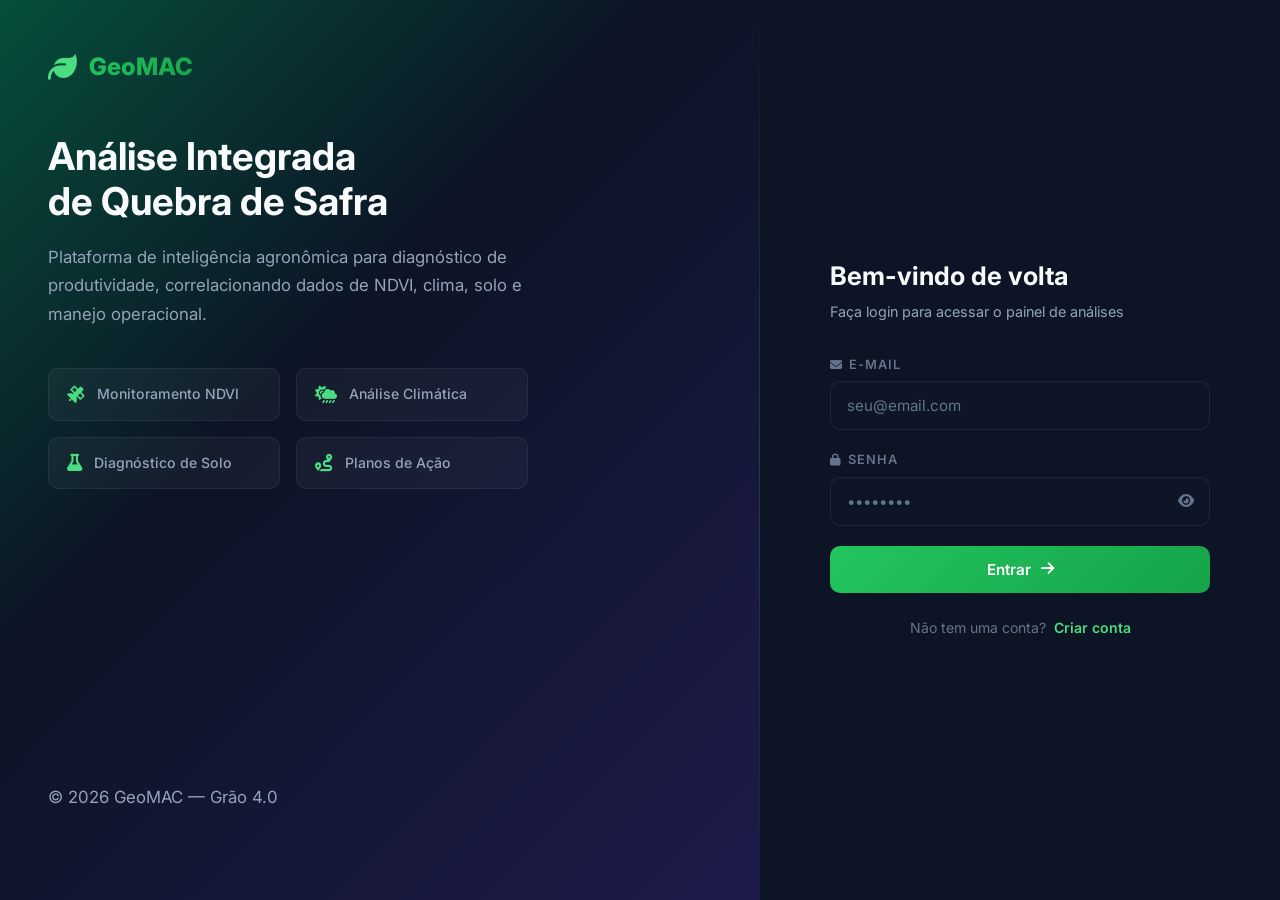
<file: GeoMac.Presentation/wwwroot/index.html>
<!DOCTYPE html>
<html lang="pt-BR">
<head>
  <meta charset="UTF-8">
  <meta name="viewport" content="width=device-width, initial-scale=1.0">
  <title>GeoMAC | Login</title>
  <link rel="stylesheet" href="css/global.css">
  <link rel="stylesheet" href="css/login.css">
  <link rel="stylesheet" href="https://cdnjs.cloudflare.com/ajax/libs/font-awesome/6.4.0/css/all.min.css">
</head>
<body class="login-body">

  <!-- Background particles -->
  <div class="bg-particles">
    <div class="particle p1"></div>
    <div class="particle p2"></div>
    <div class="particle p3"></div>
    <div class="particle p4"></div>
    <div class="particle p5"></div>
  </div>

  <div class="login-wrapper">
    <!-- Left branding panel -->
    <div class="login-brand">
      <div class="brand-content">
        <div class="brand-logo">
          <i class="fa-solid fa-leaf"></i>
          <span>GeoMAC</span>
        </div>
        <h1>Análise Integrada<br>de Quebra de Safra</h1>
        <p>Plataforma de inteligência agronômica para diagnóstico de produtividade, correlacionando dados de NDVI, clima, solo e manejo operacional.</p>
        <div class="brand-features">
          <div class="feature"><i class="fa-solid fa-satellite"></i><span>Monitoramento NDVI</span></div>
          <div class="feature"><i class="fa-solid fa-cloud-sun-rain"></i><span>Análise Climática</span></div>
          <div class="feature"><i class="fa-solid fa-flask"></i><span>Diagnóstico de Solo</span></div>
          <div class="feature"><i class="fa-solid fa-route"></i><span>Planos de Ação</span></div>
        </div>
      </div>
      <div class="brand-footer">
        <p>&copy; 2026 GeoMAC — Grão 4.0</p>
      </div>
    </div>

    <!-- Right login form -->
    <div class="login-form-panel">
      <div class="form-container">
        <div class="form-header">
          <div class="form-logo-mobile">
            <i class="fa-solid fa-leaf"></i> GeoMAC
          </div>
          <h2 id="formTitle">Bem-vindo de volta</h2>
          <p id="formSubtitle">Faça login para acessar o painel de análises</p>
        </div>

        <!-- Login Form -->
        <form id="loginForm" class="auth-form">
          <div class="form-group">
            <label for="loginEmail"><i class="fa-solid fa-envelope"></i> E-mail</label>
            <input type="email" id="loginEmail" placeholder="seu@email.com" required autocomplete="email">
          </div>
          <div class="form-group">
            <label for="loginPassword"><i class="fa-solid fa-lock"></i> Senha</label>
            <div class="password-wrapper">
              <input type="password" id="loginPassword" placeholder="••••••••" required autocomplete="current-password">
              <button type="button" class="toggle-pass" onclick="togglePassword('loginPassword', this)">
                <i class="fa-solid fa-eye"></i>
              </button>
            </div>
          </div>
          <div id="loginError" class="form-error" style="display:none;"></div>
          <button type="submit" class="btn-primary" id="loginBtn">
            <span>Entrar</span>
            <i class="fa-solid fa-arrow-right"></i>
          </button>
        </form>

        <!-- Register Form -->
        <form id="registerForm" class="auth-form" style="display:none;">
          <div class="form-group">
            <label for="regEmail"><i class="fa-solid fa-envelope"></i> E-mail</label>
            <input type="email" id="regEmail" placeholder="seu@email.com" required autocomplete="email">
          </div>
          <div class="form-group">
            <label for="regPassword"><i class="fa-solid fa-lock"></i> Senha</label>
            <div class="password-wrapper">
              <input type="password" id="regPassword" placeholder="Mínimo 6 caracteres" required autocomplete="new-password">
              <button type="button" class="toggle-pass" onclick="togglePassword('regPassword', this)">
                <i class="fa-solid fa-eye"></i>
              </button>
            </div>
          </div>
          <div class="form-group">
            <label for="regPasswordConfirm"><i class="fa-solid fa-shield-halved"></i> Confirmar Senha</label>
            <div class="password-wrapper">
              <input type="password" id="regPasswordConfirm" placeholder="Repita a senha" required autocomplete="new-password">
              <button type="button" class="toggle-pass" onclick="togglePassword('regPasswordConfirm', this)">
                <i class="fa-solid fa-eye"></i>
              </button>
            </div>
          </div>
          <div id="registerError" class="form-error" style="display:none;"></div>
          <div id="registerSuccess" class="form-success" style="display:none;"></div>
          <button type="submit" class="btn-primary" id="registerBtn">
            <span>Criar Conta</span>
            <i class="fa-solid fa-user-plus"></i>
          </button>
        </form>

        <div class="form-switch">
          <span id="switchText">Não tem uma conta?</span>
          <button type="button" id="switchBtn" onclick="toggleForm()">Criar conta</button>
        </div>
      </div>
    </div>
  </div>

  <script src="js/login.js"></script>
</body>
</html>
</file>
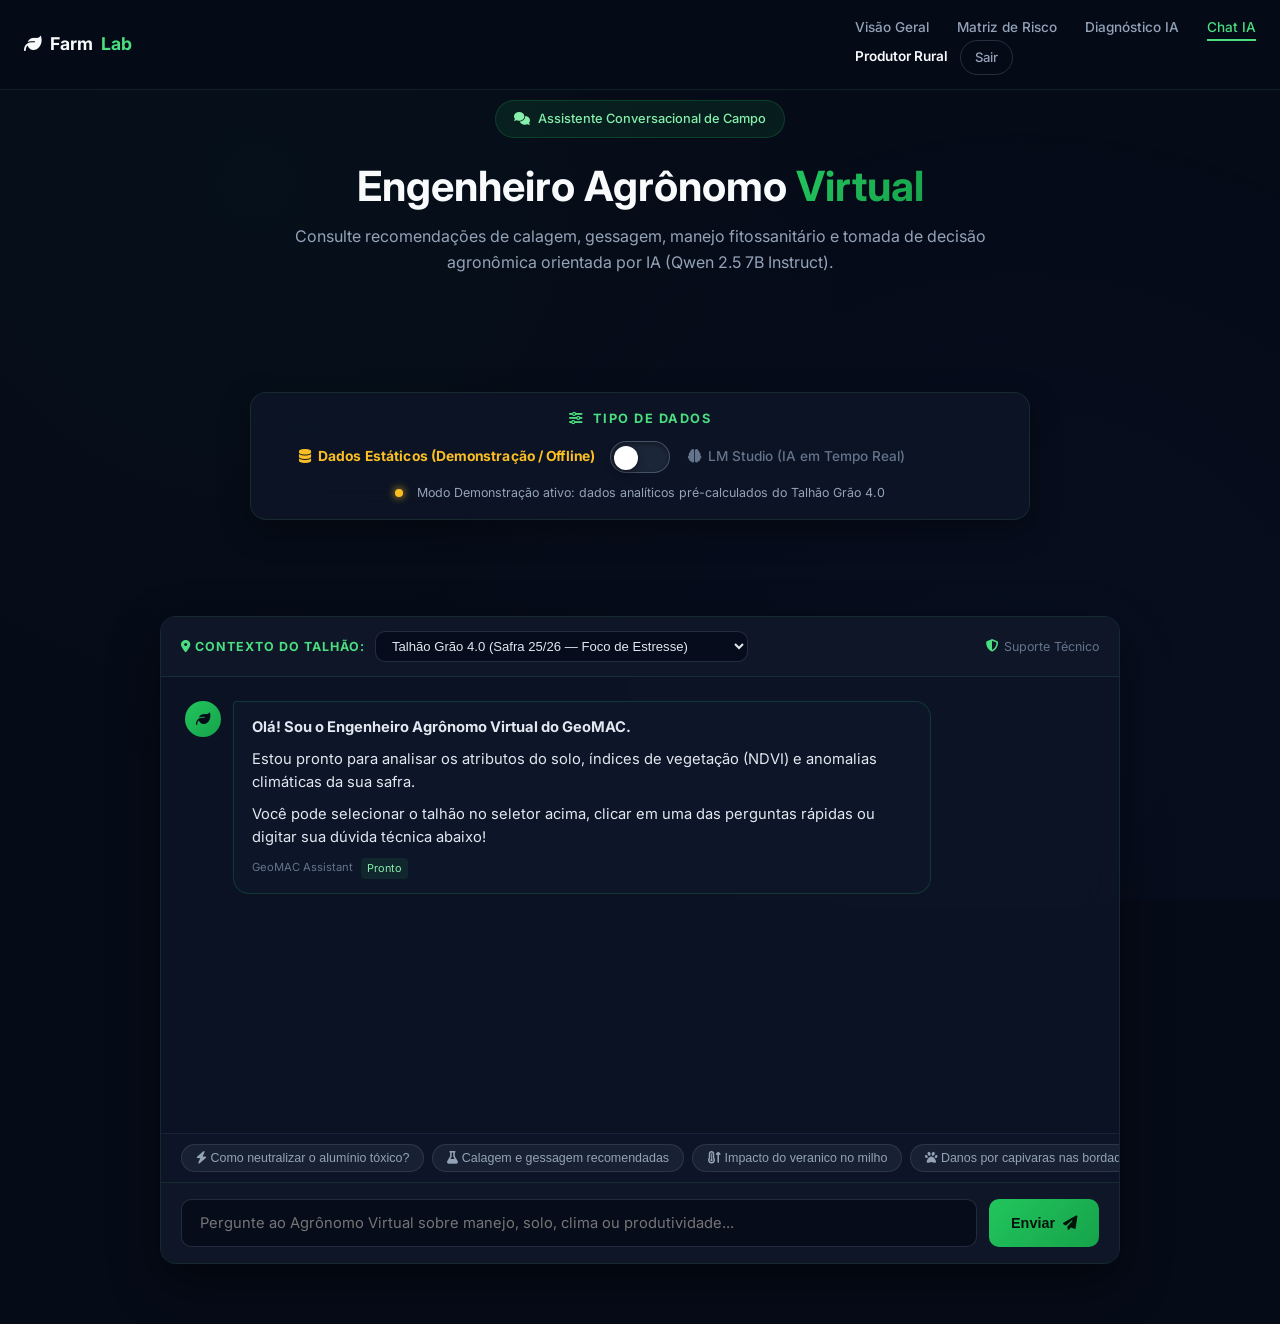
<file: frontend/pages/agronomic-chat.html>
<!DOCTYPE html>
<html lang="pt-BR">
<head>
  <meta charset="UTF-8">
  <meta name="viewport" content="width=device-width, initial-scale=1.0">
  <title>Chat com Agrônomo Virtual | FarmLab GeoMAC</title>

  <!-- Estilos Globais e do Assistente -->
  <link rel="stylesheet" href="../../style.css">
  <link rel="stylesheet" href="../css/assistant.css">
  <link rel="stylesheet" href="https://cdnjs.cloudflare.com/ajax/libs/font-awesome/6.4.0/css/all.min.css">

  <style>
    .nav-user { display: flex; align-items: center; gap: 12px; font-size: 0.85rem; color: var(--text-secondary); }
    .nav-user strong { color: var(--text-heading); font-weight: 600; }
    .nav-logout {
      font: inherit; font-size: 0.82rem; font-weight: 500; color: var(--text-secondary);
      background: none; border: 1px solid rgba(100,116,139,.35); border-radius: 100px;
      padding: 6px 14px; cursor: pointer; transition: color .2s, border-color .2s;
    }
    .nav-logout:hover { color: var(--green-400); border-color: var(--green-400); }
    .nav-links li a.active {
      color: var(--green-400);
      border-bottom: 2px solid var(--green-400);
      padding-bottom: 4px;
    }
    @media (max-width: 768px) {
      .nav-user strong { display: none; }
    }
  </style>

  <!-- Autenticação do FarmLab -->
  <script src="../services/authService.js"></script>
</head>
<body>

  <!-- NAVEGAÇÃO SUPERIOR -->
  <nav class="nav scrolled">
    <div class="nav-inner">
      <div class="nav-logo">
        <i class="fa-solid fa-leaf"></i>
        Farm<span>Lab</span>
      </div>
      <div class="nav-right">
        <ul class="nav-links">
          <li><a href="dashboard.html">Visão Geral</a></li>
          <li><a href="dashboard.html#diagnostico">Matriz de Risco</a></li>
          <li><a href="agronomic-diagnosis.html">Diagnóstico IA</a></li>
          <li><a href="agronomic-chat.html" class="active">Chat IA</a></li>
        </ul>
        <div class="nav-user">
          <span><strong id="navUserName">Produtor Rural</strong></span>
          <button type="button" class="nav-logout" onclick="FarmAuth.logout()">Sair</button>
        </div>
      </div>
    </div>
  </nav>

  <!-- CORPO PRINCIPAL -->
  <main class="container assistant-layout">
    <header class="assistant-header">
      <div class="hero-badge">
        <i class="fa-solid fa-comments"></i> Assistente Conversacional de Campo
      </div>
      <h1>Engenheiro Agrônomo <span>Virtual</span></h1>
      <p>
        Consulte recomendações de calagem, gessagem, manejo fitossanitário e tomada de decisão agronômica orientada por IA (Qwen 2.5 7B Instruct).
      </p>
    </header>

    <!-- COMPONENTE SOLICITADO: BOTÃO TIPO DE DADOS (PADRÃO DA IMAGEM + PALETA GEOMAC) -->
    <section id="dataSourceToggleContainer" aria-label="Controle de Tipo de Dados"></section>

    <!-- CONTAINER DA INTERFACE DE CHAT -->
    <div class="chat-container">
      
      <!-- BARRA DE CONTEXTO DO TALHÃO -->
      <div class="chat-context-bar">
        <div class="context-selector-wrapper">
          <label for="talhaoContextSelect"><i class="fa-solid fa-location-dot"></i> Contexto do Talhão:</label>
          <select id="talhaoContextSelect">
            <option value="Talhão Grão 4.0 (19.3 ha) — Milho DKB358PRO4, solo arenoso, pH CaCl2 4.65, Al 1.48 cmol, pico térmico 35.9°C, 0mm chuva">
              Talhão Grão 4.0 (Safra 25/26 — Foco de Estresse)
            </option>
            <option value="Talhão Grão Convencional (21.5 ha) — Milho DKB358PRO4, solo corrigido, sem estresse térmico crítico">
              Talhão Grão Convencional (Safra 25/26 — Testemunha)
            </option>
            <option value="Visão Geral da Propriedade / Toda a Fazenda">
              Geral / Toda a Fazenda
            </option>
          </select>
        </div>
        <div style="font-size: 0.78rem; color: var(--text-muted); display: flex; align-items: center; gap: 6px;">
          <i class="fa-solid fa-shield-halved" style="color: var(--green-400)"></i> Suporte Técnico
        </div>
      </div>

      <!-- HISTÓRICO DE MENSAGENS -->
      <div class="chat-history" id="chatHistory">
        <!-- Mensagem de Boas-vindas Inicial -->
        <div class="chat-bubble assistant">
          <div class="bubble-avatar"><i class="fa-solid fa-leaf"></i></div>
          <div class="bubble-content">
            <p><strong>Olá! Sou o Engenheiro Agrônomo Virtual do GeoMAC.</strong></p>
            <p>Estou pronto para analisar os atributos do solo, índices de vegetação (NDVI) e anomalias climáticas da sua safra.</p>
            <p>Você pode selecionar o talhão no seletor acima, clicar em uma das perguntas rápidas ou digitar sua dúvida técnica abaixo!</p>
            <div class="bubble-meta">
              <span>GeoMAC Assistant</span>
              <span class="model-tag">Pronto</span>
            </div>
          </div>
        </div>
      </div>

      <!-- SUGESTÕES RÁPIDAS (CHIPS) -->
      <div class="quick-chips-wrapper">
        <button type="button" class="chip-btn" data-query="Como neutralizar os 1.48 cmol de alumínio no solo do Grão 4.0?">
          <i class="fa-solid fa-bolt"></i> Como neutralizar o alumínio tóxico?
        </button>
        <button type="button" class="chip-btn" data-query="Qual estratégia de calagem e gessagem você recomenda para solo arenoso com pH 4.65?">
          <i class="fa-solid fa-flask"></i> Calagem e gessagem recomendadas
        </button>
        <button type="button" class="chip-btn" data-query="Qual foi o impacto do veranico de 14 dias com 0mm de chuva e 35.9°C no pendoamento?">
          <i class="fa-solid fa-temperature-arrow-up"></i> Impacto do veranico no milho
        </button>
        <button type="button" class="chip-btn" data-query="Como mitigar e controlar os danos por capivaras nas bordaduras da lavoura?">
          <i class="fa-solid fa-paw"></i> Danos por capivaras nas bordaduras
        </button>
      </div>

      <!-- BARRA DE ENTRADA DE MENSAGEM -->
      <div class="chat-input-bar">
        <input type="text" id="chatInput" placeholder="Pergunte ao Agrônomo Virtual sobre manejo, solo, clima ou produtividade..." autocomplete="off">
        <button type="button" class="btn-send" id="btnSend">
          <span>Enviar</span> <i class="fa-solid fa-paper-plane"></i>
        </button>
      </div>

    </div>
  </main>

  <!-- SCRIPTS -->
  <script src="../config/apiConfig.js"></script>
  <script src="../services/assistantService.js"></script>
  <script>
    document.addEventListener('DOMContentLoaded', () => {
      // 1. Atualiza nome do usuário logado se houver sessão
      const user = FarmAuth.user();
      if (user && user.name) {
        document.getElementById('navUserName').textContent = user.name.split(' ')[0] + (user.farm ? ' · ' + user.farm : '');
      }

      // 2. Inicializa o botão de alternância Tipo de Dados (Padrão da Imagem + Paleta GeoMAC)
      const toggleContainer = document.getElementById('dataSourceToggleContainer');
      AssistantService.setupDataSourceToggle(toggleContainer, (currentMode) => {
        console.log(`[GeoMAC Chat] Modo de dados alterado para: ${currentMode}`);
      });

      // 3. Elementos do Chat
      const chatHistory = document.getElementById('chatHistory');
      const chatInput = document.getElementById('chatInput');
      const btnSend = document.getElementById('btnSend');
      const talhaoSelect = document.getElementById('talhaoContextSelect');

      // Helper para formatar Markdown simples (títulos, negrito, listas)
      function formatMarkdown(text) {
        if (!text) return '';
        let html = text
          .replace(/### (.*?)\n/g, '<h4 style="color:var(--green-300); margin: 8px 0 4px;">$1</h4>')
          .replace(/## (.*?)\n/g, '<h3 style="color:var(--green-400); margin: 10px 0 6px;">$1</h3>')
          .replace(/\*\*(.*?)\*\*/g, '<strong>$1</strong>')
          .replace(/\*(.*?)\*/g, '<em>$1</em>')
          .replace(/\n\n/g, '</p><p>')
          .replace(/\n/g, '<br>');
        return `<p>${html}</p>`;
      }

      // Adiciona bolha de mensagem ao histórico
      function appendMessage(sender, text, meta) {
        const bubble = document.createElement('div');
        bubble.className = `chat-bubble ${sender}`;

        const isUser = sender === 'user';
        const avatarIcon = isUser ? 'fa-user' : 'fa-seedling';
        const senderName = isUser ? (user?.name?.split(' ')[0] || 'Você') : 'Agrônomo Virtual';
        const modelTag = meta || (isUser ? '' : 'Qwen 2.5 7B');

        bubble.innerHTML = `
          <div class="bubble-avatar"><i class="fa-solid ${avatarIcon}"></i></div>
          <div class="bubble-content">
            ${isUser ? `<p>${text.replace(/\n/g, '<br>')}</p>` : formatMarkdown(text)}
            <div class="bubble-meta">
              <span>${senderName}</span>
              ${modelTag ? `<span class="model-tag">${modelTag}</span>` : ''}
            </div>
          </div>
        `;

        chatHistory.appendChild(bubble);
        chatHistory.scrollTop = chatHistory.scrollHeight;
        return bubble;
      }

      // Adiciona bolha de "digitando..."
      function appendTypingIndicator() {
        const bubble = document.createElement('div');
        bubble.className = 'chat-bubble assistant typing';
        bubble.id = 'typingBubble';
        bubble.innerHTML = `
          <div class="bubble-avatar"><i class="fa-solid fa-seedling"></i></div>
          <div class="bubble-content">
            <span class="typing-indicator">
              <span class="typing-dot"></span>
              <span class="typing-dot"></span>
              <span class="typing-dot"></span>
            </span>
            <span style="font-size: 0.8rem; color: var(--text-muted); margin-left: 6px;">Agrônomo analisando variáveis...</span>
          </div>
        `;
        chatHistory.appendChild(bubble);
        chatHistory.scrollTop = chatHistory.scrollHeight;
      }

      function removeTypingIndicator() {
        const bubble = document.getElementById('typingBubble');
        if (bubble) bubble.remove();
      }

      // Envio de mensagem
      async function handleSend() {
        const message = chatInput.value.trim();
        if (!message) return;

        const talhaoContext = talhaoSelect.value;
        appendMessage('user', message);
        chatInput.value = '';

        btnSend.disabled = true;
        chatInput.disabled = true;
        appendTypingIndicator();

        try {
          const res = await AssistantService.sendChatMessage(message, talhaoContext);
          removeTypingIndicator();
          appendMessage('assistant', res.reply || 'Sem resposta.', res.model || (res._mode === 'static' ? 'Simulador Estático' : 'Qwen 2.5 7B'));
        } catch (err) {
          removeTypingIndicator();
          appendMessage('assistant', `⚠️ **Não foi possível obter resposta da LLM:** ${err.message}\n\n*Dica: Você pode alternar para o botão **Dados Estáticos** no topo da tela para continuar testando mesmo com o LM Studio offline.*`, 'Erro de Comunicação');
        } finally {
          btnSend.disabled = false;
          chatInput.disabled = false;
          chatInput.focus();
        }
      }

      btnSend.addEventListener('click', handleSend);

      chatInput.addEventListener('keydown', (e) => {
        if (e.key === 'Enter' && !e.shiftKey) {
          e.preventDefault();
          handleSend();
        }
      });

      // Chips de perguntas rápidas
      document.querySelectorAll('.chip-btn').forEach(btn => {
        btn.addEventListener('click', () => {
          chatInput.value = btn.getAttribute('data-query');
          chatInput.focus();
          handleSend();
        });
      });
    });
  </script>
</body>
</html>
</file>
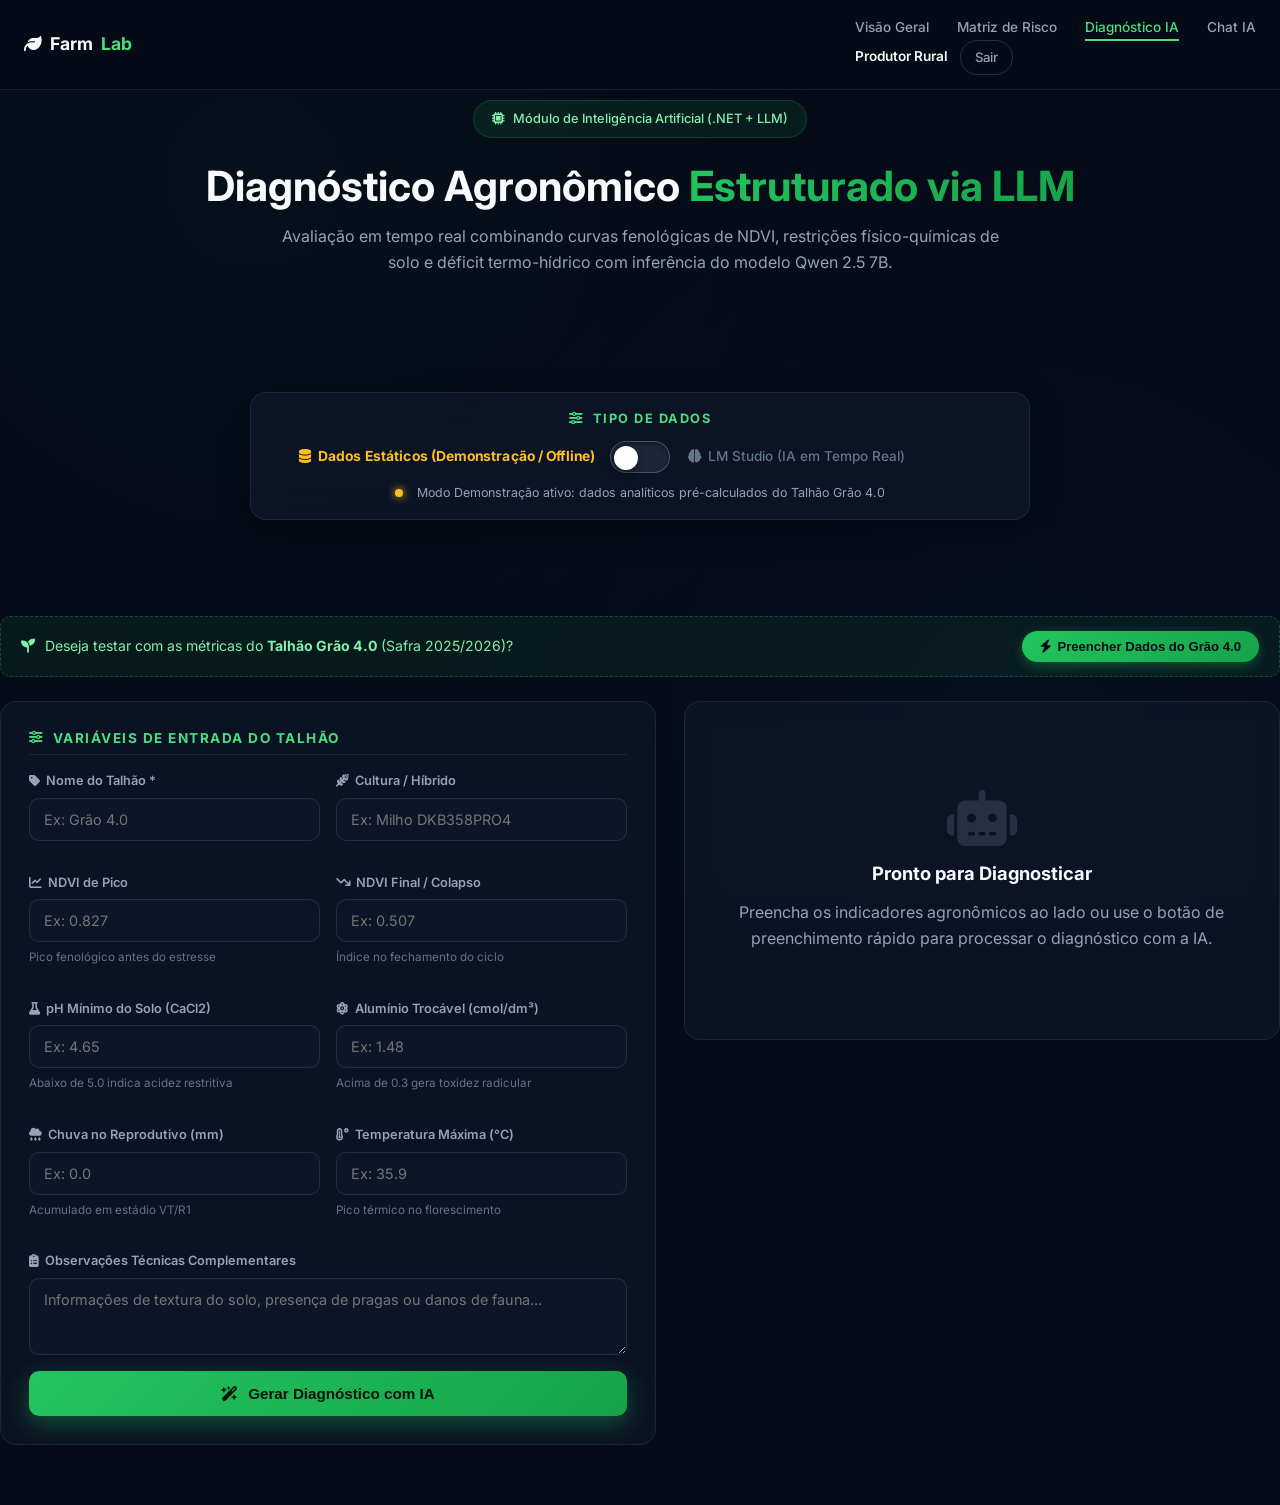
<file: frontend/pages/agronomic-diagnosis.html>
<!DOCTYPE html>
<html lang="pt-BR">
<head>
  <meta charset="UTF-8">
  <meta name="viewport" content="width=device-width, initial-scale=1.0">
  <title>Diagnóstico com IA | FarmLab GeoMAC</title>

  <!-- Estilos Globais e do Assistente -->
  <link rel="stylesheet" href="../../style.css">
  <link rel="stylesheet" href="../css/assistant.css">
  <link rel="stylesheet" href="https://cdnjs.cloudflare.com/ajax/libs/font-awesome/6.4.0/css/all.min.css">

  <style>
    .nav-user { display: flex; align-items: center; gap: 12px; font-size: 0.85rem; color: var(--text-secondary); }
    .nav-user strong { color: var(--text-heading); font-weight: 600; }
    .nav-logout {
      font: inherit; font-size: 0.82rem; font-weight: 500; color: var(--text-secondary);
      background: none; border: 1px solid rgba(100,116,139,.35); border-radius: 100px;
      padding: 6px 14px; cursor: pointer; transition: color .2s, border-color .2s;
    }
    .nav-logout:hover { color: var(--green-400); border-color: var(--green-400); }
    .nav-links li a.active {
      color: var(--green-400);
      border-bottom: 2px solid var(--green-400);
      padding-bottom: 4px;
    }
    @media (max-width: 768px) {
      .nav-user strong { display: none; }
    }
  </style>

  <!-- Autenticação do FarmLab -->
  <script src="../services/authService.js"></script>
</head>
<body>

  <!-- NAVEGAÇÃO SUPERIOR -->
  <nav class="nav scrolled">
    <div class="nav-inner">
      <div class="nav-logo">
        <i class="fa-solid fa-leaf"></i>
        Farm<span>Lab</span>
      </div>
      <div class="nav-right">
        <ul class="nav-links">
          <li><a href="dashboard.html">Visão Geral</a></li>
          <li><a href="dashboard.html#diagnostico">Matriz de Risco</a></li>
          <li><a href="agronomic-diagnosis.html" class="active">Diagnóstico IA</a></li>
          <li><a href="agronomic-chat.html">Chat IA</a></li>
        </ul>
        <div class="nav-user">
          <span><strong id="navUserName">Produtor Rural</strong></span>
          <button type="button" class="nav-logout" onclick="FarmAuth.logout()">Sair</button>
        </div>
      </div>
    </div>
  </nav>

  <!-- CORPO PRINCIPAL -->
  <main class="container assistant-layout">
    <header class="assistant-header">
      <div class="hero-badge">
        <i class="fa-solid fa-microchip"></i> Módulo de Inteligência Artificial (.NET + LLM)
      </div>
      <h1>Diagnóstico Agronômico <span>Estruturado via LLM</span></h1>
      <p>
        Avaliação em tempo real combinando curvas fenológicas de NDVI, restrições físico-químicas de solo e déficit termo-hídrico com inferência do modelo Qwen 2.5 7B.
      </p>
    </header>

    <!-- COMPONENTE SOLICITADO: BOTÃO TIPO DE DADOS (PADRÃO DA IMAGEM + PALETA GEOMAC) -->
    <section id="dataSourceToggleContainer" aria-label="Controle de Tipo de Dados"></section>

    <!-- BARRA DE PREENCHIMENTO RÁPIDO COM DADOS REAIS -->
    <div class="quick-fill-bar">
      <div class="quick-fill-text">
        <i class="fa-solid fa-seedling"></i>
        <span>Deseja testar com as métricas do <strong>Talhão Grão 4.0</strong> (Safra 2025/2026)?</span>
      </div>
      <button type="button" class="quick-fill-btn" id="btnQuickFill">
        <i class="fa-solid fa-bolt"></i> Preencher Dados do Grão 4.0
      </button>
    </div>

    <!-- GRID: FORMULÁRIO DE ENTRADA & RESULTADO ESTRUTURADO -->
    <div class="diagnosis-grid">
      
      <!-- COLUNA DA ESQUERDA: FORMULÁRIO -->
      <section class="glass-card">
        <h2 class="form-fieldset-title">
          <i class="fa-solid fa-sliders"></i> Variáveis de Entrada do Talhão
        </h2>
        
        <form id="diagnosisForm">
          <div class="form-row-2">
            <div class="field-group">
              <label for="fieldName"><i class="fa-solid fa-tag"></i> Nome do Talhão *</label>
              <input type="text" id="fieldName" name="fieldName" placeholder="Ex: Grão 4.0" required>
            </div>
            <div class="field-group">
              <label for="cropName"><i class="fa-solid fa-wheat-awn"></i> Cultura / Híbrido</label>
              <input type="text" id="cropName" name="cropName" placeholder="Ex: Milho DKB358PRO4">
            </div>
          </div>

          <div class="form-row-2">
            <div class="field-group">
              <label for="peakNdvi"><i class="fa-solid fa-chart-line"></i> NDVI de Pico</label>
              <input type="number" step="0.001" id="peakNdvi" name="peakNdvi" placeholder="Ex: 0.827" min="0" max="1" required>
              <span class="field-hint">Pico fenológico antes do estresse</span>
            </div>
            <div class="field-group">
              <label for="finalNdvi"><i class="fa-solid fa-arrow-trend-down"></i> NDVI Final / Colapso</label>
              <input type="number" step="0.001" id="finalNdvi" name="finalNdvi" placeholder="Ex: 0.507" min="0" max="1" required>
              <span class="field-hint">Índice no fechamento do ciclo</span>
            </div>
          </div>

          <div class="form-row-2">
            <div class="field-group">
              <label for="minSoilPh"><i class="fa-solid fa-flask"></i> pH Mínimo do Solo (CaCl2)</label>
              <input type="number" step="0.01" id="minSoilPh" name="minSoilPh" placeholder="Ex: 4.65" min="3" max="9" required>
              <span class="field-hint">Abaixo de 5.0 indica acidez restritiva</span>
            </div>
            <div class="field-group">
              <label for="exchangeableAluminum"><i class="fa-solid fa-atom"></i> Alumínio Trocável (cmol/dm³)</label>
              <input type="number" step="0.01" id="exchangeableAluminum" name="exchangeableAluminum" placeholder="Ex: 1.48" min="0" required>
              <span class="field-hint">Acima de 0.3 gera toxidez radicular</span>
            </div>
          </div>

          <div class="form-row-2">
            <div class="field-group">
              <label for="precipitation"><i class="fa-solid fa-cloud-rain"></i> Chuva no Reprodutivo (mm)</label>
              <input type="number" step="0.1" id="precipitation" name="reproductiveStagePrecipitationMm" placeholder="Ex: 0.0" min="0" required>
              <span class="field-hint">Acumulado em estádio VT/R1</span>
            </div>
            <div class="field-group">
              <label for="maxTemperature"><i class="fa-solid fa-temperature-high"></i> Temperatura Máxima (°C)</label>
              <input type="number" step="0.1" id="maxTemperature" name="maxTemperatureCelsius" placeholder="Ex: 35.9" required>
              <span class="field-hint">Pico térmico no florescimento</span>
            </div>
          </div>

          <div class="field-group">
            <label for="additionalNotes"><i class="fa-solid fa-clipboard-list"></i> Observações Técnicas Complementares</label>
            <textarea id="additionalNotes" name="additionalNotes" rows="3" placeholder="Informações de textura do solo, presença de pragas ou danos de fauna..."></textarea>
          </div>

          <button type="submit" class="btn-diagnose" id="btnSubmitDiagnose">
            <i class="fa-solid fa-wand-magic-sparkles"></i> Gerar Diagnóstico com IA
          </button>
        </form>
      </section>

      <!-- COLUNA DA DIREITA: RESULTADO ESTRUTURADO -->
      <section class="glass-card diagnosis-result-panel" id="diagnosisResultContainer">
        <div class="result-placeholder" id="resultPlaceholder">
          <i class="fa-solid fa-robot"></i>
          <h3>Pronto para Diagnosticar</h3>
          <p>Preencha os indicadores agronômicos ao lado ou use o botão de preenchimento rápido para processar o diagnóstico com a IA.</p>
        </div>

        <div id="resultContent" style="display: none;">
          <div class="result-header">
            <div>
              <span class="section-label" id="resultMetaBadge"><i class="fa-solid fa-microscope"></i> Diagnóstico Concluído</span>
              <h2 style="font-size: 1.35rem; margin-top: 6px;" id="resultFieldTitle">Talhão Grão 4.0</h2>
            </div>
            <div class="risk-badge critico" id="resultRiskBadge">Risco: Crítico</div>
          </div>

          <!-- Barra de Probabilidade -->
          <div class="prob-meter-container">
            <div class="prob-meter-labels">
              <span><strong>Probabilidade de Quebra de Safra:</strong></span>
              <strong id="probValueText" style="color: var(--red-400)">85%</strong>
            </div>
            <div class="prob-meter-bar">
              <div class="prob-meter-fill" id="probBarFill" style="width: 85%;"></div>
            </div>
          </div>

          <!-- Resumo Executivo -->
          <div class="executive-summary-box">
            <h4 style="margin-bottom: 6px; color: var(--green-300); font-size: 0.88rem; text-transform: uppercase;">
              <i class="fa-solid fa-file-waveform"></i> Resumo Executivo da LLM
            </h4>
            <p id="resultExecutiveSummary" style="color: var(--text-primary); font-size: 0.9rem; line-height: 1.6;"></p>
          </div>

          <!-- Fatores Limitantes -->
          <h4 style="margin-bottom: 12px; font-size: 0.95rem; color: var(--text-heading);">
            <i class="fa-solid fa-triangle-exclamation" style="color: var(--amber-400)"></i> Fatores Limitantes Identificados
          </h4>
          <div class="limiting-factors-list" id="resultLimitingFactors"></div>

          <!-- Recomendações de Manejo -->
          <h4 style="margin-top: 20px; margin-bottom: 12px; font-size: 0.95rem; color: var(--text-heading);">
            <i class="fa-solid fa-clipboard-check" style="color: var(--green-400)"></i> Recomendações Prioritárias de Manejo
          </h4>
          <ul class="recommendations-list" id="resultRecommendations"></ul>
        </div>
      </section>

    </div>
  </main>

  <!-- SCRIPTS -->
  <script src="../config/apiConfig.js"></script>
  <script src="../services/assistantService.js"></script>
  <script>
    document.addEventListener('DOMContentLoaded', () => {
      // 1. Atualiza nome do usuário logado se houver sessão
      const user = FarmAuth.user();
      if (user && user.name) {
        document.getElementById('navUserName').textContent = user.name.split(' ')[0] + (user.farm ? ' · ' + user.farm : '');
      }

      // 2. Inicializa o botão de alternância Tipo de Dados (Padrão da Imagem + Paleta GeoMAC)
      const toggleContainer = document.getElementById('dataSourceToggleContainer');
      AssistantService.setupDataSourceToggle(toggleContainer, (currentMode) => {
        console.log(`[GeoMAC] Modo de dados alterado para: ${currentMode}`);
      });

      // 3. Botão de Preenchimento Rápido com métricas do Talhão Grão 4.0
      const btnQuick = document.getElementById('btnQuickFill');
      btnQuick.addEventListener('click', () => {
        const s = AssistantService.SAMPLE_GRAO_40;
        document.getElementById('fieldName').value = s.fieldName;
        document.getElementById('cropName').value = s.cropName;
        document.getElementById('peakNdvi').value = s.peakNdvi;
        document.getElementById('finalNdvi').value = s.finalNdvi;
        document.getElementById('minSoilPh').value = s.minSoilPh;
        document.getElementById('exchangeableAluminum').value = s.exchangeableAluminum;
        document.getElementById('precipitation').value = s.reproductiveStagePrecipitationMm;
        document.getElementById('maxTemperature').value = s.maxTemperatureCelsius;
        document.getElementById('additionalNotes').value = s.additionalNotes;
      });

      // 4. Submissão do Formulário de Diagnóstico
      const form = document.getElementById('diagnosisForm');
      const btnSubmit = document.getElementById('btnSubmitDiagnose');
      const placeholder = document.getElementById('resultPlaceholder');
      const content = document.getElementById('resultContent');

      form.addEventListener('submit', async (e) => {
        e.preventDefault();

        const payload = {
          fieldName: document.getElementById('fieldName').value.trim(),
          cropName: document.getElementById('cropName').value.trim(),
          peakNdvi: parseFloat(document.getElementById('peakNdvi').value) || 0,
          finalNdvi: parseFloat(document.getElementById('finalNdvi').value) || 0,
          minSoilPh: parseFloat(document.getElementById('minSoilPh').value) || 0,
          exchangeableAluminum: parseFloat(document.getElementById('exchangeableAluminum').value) || 0,
          reproductiveStagePrecipitationMm: parseFloat(document.getElementById('precipitation').value) || 0,
          maxTemperatureCelsius: parseFloat(document.getElementById('maxTemperature').value) || 0,
          additionalNotes: document.getElementById('additionalNotes').value.trim()
        };

        btnSubmit.disabled = true;
        btnSubmit.innerHTML = `<i class="fa-solid fa-spinner fa-spin-fast"></i> Processando com Inteligência Artificial...`;

        try {
          const res = await AssistantService.generateDiagnosis(payload);

          // Renderiza o resultado na tela
          placeholder.style.display = 'none';
          content.style.display = 'block';

          document.getElementById('resultFieldTitle').textContent = `Talhão: ${payload.fieldName}`;
          
          // Badge de Risco
          const riskBadge = document.getElementById('resultRiskBadge');
          const risk = res.overallRiskLevel || 'Crítico';
          riskBadge.textContent = `Risco: ${risk}`;
          riskBadge.className = 'risk-badge ' + risk.toLowerCase();

          // Barra de probabilidade
          const prob = res.yieldLossProbability || 0;
          document.getElementById('probValueText').textContent = `${prob.toFixed(1)}%`;
          document.getElementById('probBarFill').style.width = `${Math.min(100, Math.max(0, prob))}%`;

          // Resumo Executivo
          document.getElementById('resultExecutiveSummary').textContent = res.executiveSummary || 'Sem resumo disponível.';

          // Fatores Limitantes
          const factorsContainer = document.getElementById('resultLimitingFactors');
          factorsContainer.innerHTML = '';
          (res.limitingFactors || []).forEach(f => {
            const card = document.createElement('div');
            card.className = 'factor-card';
            card.innerHTML = `
              <div class="factor-header">
                <span class="factor-category">${f.category || 'Agronomia'}</span>
                <span class="factor-severity ${(f.severity || '').toLowerCase()}">${f.severity || 'Atenção'}</span>
              </div>
              <div class="factor-desc">${f.description || ''}</div>
            `;
            factorsContainer.appendChild(card);
          });

          // Recomendações
          const recList = document.getElementById('resultRecommendations');
          recList.innerHTML = '';
          (res.recommendations || []).forEach(r => {
            const li = document.createElement('li');
            li.textContent = r;
            recList.appendChild(li);
          });

          // Scroll suave até o resultado se mobile
          if (window.innerWidth < 992) {
            content.scrollIntoView({ behavior: 'smooth' });
          }

        } catch (err) {
          alert(`Erro ao processar diagnóstico: ${err.message}\n\nDica: Se o servidor LM Studio estiver fechado, ative o botão 'Dados Estáticos' no topo da página.`);
        } finally {
          btnSubmit.disabled = false;
          btnSubmit.innerHTML = `<i class="fa-solid fa-wand-magic-sparkles"></i> Gerar Diagnóstico com IA`;
        }
      });
    });
  </script>
</body>
</html>
</file>
<file: GeoMac.Presentation/wwwroot/css/global.css>
@import url('https://fonts.googleapis.com/css2?family=Inter:wght@300;400;500;600;700;800;900&display=swap');

*, *::before, *::after { box-sizing: border-box; margin: 0; padding: 0; }

:root {
  --bg-primary: #060b18;
  --bg-secondary: #0c1425;
  --bg-card: rgba(15, 23, 42, 0.65);
  --bg-card-hover: rgba(20, 30, 55, 0.8);
  --border-card: rgba(100, 200, 130, 0.12);
  --border-glow: rgba(34, 197, 94, 0.25);
  --green-500: #22c55e;
  --green-400: #4ade80;
  --green-300: #86efac;
  --red-500: #ef4444;
  --red-400: #f87171;
  --amber-500: #f59e0b;
  --amber-400: #fbbf24;
  --blue-500: #3b82f6;
  --blue-400: #60a5fa;
  --cyan-400: #22d3ee;
  --text-primary: #e2e8f0;
  --text-secondary: #94a3b8;
  --text-muted: #64748b;
  --text-heading: #f8fafc;
  --gradient-hero: linear-gradient(135deg, #064e3b 0%, #0c1425 40%, #1e1b4b 100%);
  --gradient-green: linear-gradient(135deg, #22c55e, #16a34a);
  --gradient-red: linear-gradient(135deg, #ef4444, #dc2626);
  --gradient-amber: linear-gradient(135deg, #f59e0b, #d97706);
  --gradient-blue: linear-gradient(135deg, #3b82f6, #2563eb);
  --shadow-lg: 0 20px 50px rgba(0, 0, 0, 0.5);
  --shadow-glow-green: 0 0 30px rgba(34, 197, 94, 0.15);
  --radius: 16px;
  --radius-sm: 10px;
  --radius-xs: 6px;
}

html { scroll-behavior: smooth; }

body {
  font-family: 'Inter', -apple-system, BlinkMacSystemFont, sans-serif;
  background: var(--bg-primary);
  color: var(--text-primary);
  line-height: 1.6;
  overflow-x: hidden;
}

h1, h2, h3, h4 { color: var(--text-heading); font-weight: 700; line-height: 1.2; }
p { color: var(--text-secondary); }
a { color: var(--green-400); text-decoration: none; }

.glass-card {
  background: var(--bg-card);
  backdrop-filter: blur(16px);
  border: 1px solid var(--border-card);
  border-radius: var(--radius);
  padding: 28px;
  transition: all 0.3s ease;
}
.glass-card:hover { border-color: var(--border-glow); }

.section-label {
  display: inline-flex;
  align-items: center;
  gap: 8px;
  font-size: 0.75rem;
  font-weight: 600;
  text-transform: uppercase;
  letter-spacing: 2px;
  color: var(--green-400);
  margin-bottom: 12px;
  padding: 6px 14px;
  background: rgba(34, 197, 94, 0.08);
  border: 1px solid rgba(34, 197, 94, 0.15);
  border-radius: 100px;
}

.btn-primary {
  display: inline-flex;
  align-items: center;
  justify-content: center;
  gap: 10px;
  width: 100%;
  padding: 14px 28px;
  background: var(--gradient-green);
  color: #fff;
  font-family: inherit;
  font-size: 0.95rem;
  font-weight: 600;
  border: none;
  border-radius: var(--radius-sm);
  cursor: pointer;
  transition: all 0.3s ease;
  position: relative;
  overflow: hidden;
}
.btn-primary:hover {
  transform: translateY(-2px);
  box-shadow: 0 8px 25px rgba(34, 197, 94, 0.35);
}
.btn-primary:active { transform: translateY(0); }
.btn-primary.loading span { opacity: 0; }
.btn-primary.loading::after {
  content: '';
  position: absolute;
  width: 20px; height: 20px;
  border: 2px solid rgba(255,255,255,0.3);
  border-top-color: #fff;
  border-radius: 50%;
  animation: spin 0.6s linear infinite;
}
@keyframes spin { to { transform: rotate(360deg); } }

/* Scrollbar */
::-webkit-scrollbar { width: 8px; }
::-webkit-scrollbar-track { background: var(--bg-primary); }
::-webkit-scrollbar-thumb { background: rgba(100,200,130,0.2); border-radius: 4px; }
::-webkit-scrollbar-thumb:hover { background: rgba(100,200,130,0.4); }
</file>
<file: GeoMac.Presentation/wwwroot/css/login.css>
/* Login page styles */
.login-body { min-height: 100vh; overflow: hidden; }

.bg-particles { position: fixed; inset: 0; z-index: 0; pointer-events: none; }
.particle {
  position: absolute; border-radius: 50%; opacity: 0.06;
  background: var(--green-400);
  animation: float 20s infinite ease-in-out;
}
.p1 { width: 400px; height: 400px; top: -100px; left: -100px; animation-delay: 0s; }
.p2 { width: 300px; height: 300px; bottom: -50px; right: -80px; background: var(--blue-400); animation-delay: 3s; }
.p3 { width: 200px; height: 200px; top: 50%; left: 40%; animation-delay: 7s; }
.p4 { width: 150px; height: 150px; top: 20%; right: 20%; background: var(--amber-400); animation-delay: 10s; opacity: 0.04; }
.p5 { width: 250px; height: 250px; bottom: 20%; left: 20%; background: var(--cyan-400); animation-delay: 5s; opacity: 0.03; }
@keyframes float {
  0%, 100% { transform: translate(0, 0) scale(1); }
  25% { transform: translate(30px, -40px) scale(1.05); }
  50% { transform: translate(-20px, 20px) scale(0.95); }
  75% { transform: translate(10px, 30px) scale(1.02); }
}

.login-wrapper {
  display: flex; min-height: 100vh; position: relative; z-index: 1;
}

/* Left brand panel */
.login-brand {
  flex: 1;
  background: var(--gradient-hero);
  display: flex; flex-direction: column; justify-content: space-between;
  padding: 48px; position: relative; overflow: hidden;
}
.login-brand::after {
  content: ''; position: absolute; top: 0; right: 0; bottom: 0; width: 1px;
  background: linear-gradient(to bottom, transparent, var(--border-glow), transparent);
}

.brand-content { max-width: 480px; }
.brand-logo {
  display: flex; align-items: center; gap: 12px;
  font-size: 1.5rem; font-weight: 800; margin-bottom: 48px;
}
.brand-logo i { color: var(--green-400); font-size: 1.8rem; }
.brand-logo span {
  background: var(--gradient-green);
  -webkit-background-clip: text; -webkit-text-fill-color: transparent; background-clip: text;
}

.login-brand h1 {
  font-size: 2.4rem; line-height: 1.15; margin-bottom: 20px;
}
.login-brand p { font-size: 1.05rem; line-height: 1.7; margin-bottom: 40px; }

.brand-features { display: grid; grid-template-columns: 1fr 1fr; gap: 16px; }
.feature {
  display: flex; align-items: center; gap: 12px;
  padding: 14px 18px;
  background: rgba(255,255,255,0.04);
  border: 1px solid rgba(255,255,255,0.06);
  border-radius: var(--radius-sm);
  font-size: 0.88rem; font-weight: 500; color: var(--text-secondary);
  transition: all 0.3s ease;
}
.feature:hover {
  background: rgba(34,197,94,0.08);
  border-color: rgba(34,197,94,0.2);
  color: var(--text-primary);
}
.feature i { color: var(--green-400); font-size: 1.1rem; }

.brand-footer { color: var(--text-muted); font-size: 0.8rem; }

/* Right form panel */
.login-form-panel {
  width: 520px; min-width: 420px;
  display: flex; align-items: center; justify-content: center;
  background: var(--bg-secondary);
  padding: 48px;
}
.form-container { width: 100%; max-width: 380px; }
.form-logo-mobile { display: none; font-size: 1.3rem; font-weight: 800; color: var(--green-400); margin-bottom: 24px; }
.form-header { margin-bottom: 32px; }
.form-header h2 { font-size: 1.6rem; margin-bottom: 8px; }
.form-header p { font-size: 0.9rem; }

.auth-form { display: flex; flex-direction: column; gap: 20px; }
.form-group { display: flex; flex-direction: column; gap: 6px; }
.form-group label {
  font-size: 0.8rem; font-weight: 600; color: var(--text-muted);
  text-transform: uppercase; letter-spacing: 1px;
  display: flex; align-items: center; gap: 6px;
}
.form-group label i { font-size: 0.75rem; }

.form-group input {
  width: 100%; padding: 14px 16px;
  background: rgba(15, 23, 42, 0.6);
  border: 1px solid rgba(100, 116, 139, 0.2);
  border-radius: var(--radius-sm);
  color: var(--text-primary);
  font-family: inherit; font-size: 0.95rem;
  transition: all 0.3s ease;
  outline: none;
}
.form-group input::placeholder { color: var(--text-muted); }
.form-group input:focus {
  border-color: var(--green-400);
  box-shadow: 0 0 0 3px rgba(34, 197, 94, 0.1);
}

.password-wrapper { position: relative; }
.password-wrapper input { padding-right: 48px; }
.toggle-pass {
  position: absolute; right: 12px; top: 50%; transform: translateY(-50%);
  background: none; border: none; color: var(--text-muted);
  cursor: pointer; font-size: 0.9rem; padding: 4px;
  transition: color 0.2s;
}
.toggle-pass:hover { color: var(--green-400); }

.form-error {
  padding: 12px 16px;
  background: rgba(239, 68, 68, 0.1);
  border: 1px solid rgba(239, 68, 68, 0.25);
  border-radius: var(--radius-xs);
  color: var(--red-400);
  font-size: 0.85rem;
}
.form-success {
  padding: 12px 16px;
  background: rgba(34, 197, 94, 0.1);
  border: 1px solid rgba(34, 197, 94, 0.25);
  border-radius: var(--radius-xs);
  color: var(--green-400);
  font-size: 0.85rem;
}

.form-switch {
  margin-top: 24px; text-align: center;
  font-size: 0.88rem; color: var(--text-muted);
}
.form-switch button {
  background: none; border: none; color: var(--green-400);
  font-family: inherit; font-size: 0.88rem; font-weight: 600;
  cursor: pointer; margin-left: 4px;
  transition: color 0.2s;
}
.form-switch button:hover { color: var(--green-300); }

@media (max-width: 900px) {
  .login-wrapper { flex-direction: column; }
  .login-brand { display: none; }
  .login-form-panel { width: 100%; min-width: unset; min-height: 100vh; }
  .form-logo-mobile { display: block; }
}
</file>
<file: style.css>
/* ==========================================
   FARMLAB DASHBOARD — STYLE SYSTEM
   Dark Theme + Glassmorphism + Gradients
   ========================================== */

@import url('https://fonts.googleapis.com/css2?family=Inter:wght@300;400;500;600;700;800;900&display=swap');

/* ---- RESET & BASE ---- */
*, *::before, *::after { box-sizing: border-box; margin: 0; padding: 0; }

:root {
  --bg-primary: #060b18;
  --bg-secondary: #0c1425;
  --bg-card: rgba(15, 23, 42, 0.65);
  --bg-card-hover: rgba(20, 30, 55, 0.8);
  --border-card: rgba(100, 200, 130, 0.12);
  --border-glow: rgba(34, 197, 94, 0.25);

  --green-500: #22c55e;
  --green-400: #4ade80;
  --green-300: #86efac;
  --red-500: #ef4444;
  --red-400: #f87171;
  --amber-500: #f59e0b;
  --amber-400: #fbbf24;
  --blue-500: #3b82f6;
  --blue-400: #60a5fa;
  --cyan-400: #22d3ee;

  --text-primary: #e2e8f0;
  --text-secondary: #94a3b8;
  --text-muted: #64748b;
  --text-heading: #f8fafc;

  --gradient-hero: linear-gradient(135deg, #064e3b 0%, #0c1425 40%, #1e1b4b 100%);
  --gradient-green: linear-gradient(135deg, #22c55e, #16a34a);
  --gradient-red: linear-gradient(135deg, #ef4444, #dc2626);
  --gradient-amber: linear-gradient(135deg, #f59e0b, #d97706);
  --gradient-blue: linear-gradient(135deg, #3b82f6, #2563eb);

  --shadow-lg: 0 20px 50px rgba(0, 0, 0, 0.5);
  --shadow-glow-green: 0 0 30px rgba(34, 197, 94, 0.15);
  --radius: 16px;
  --radius-sm: 10px;
  --radius-xs: 6px;
}

html { scroll-behavior: smooth; }

body {
  font-family: 'Inter', -apple-system, BlinkMacSystemFont, sans-serif;
  background: var(--bg-primary);
  color: var(--text-primary);
  line-height: 1.6;
  overflow-x: hidden;
}

/* BG grain texture */
body::before {
  content: '';
  position: fixed;
  inset: 0;
  background: radial-gradient(circle at 20% 20%, rgba(34, 197, 94, 0.03) 0%, transparent 50%),
              radial-gradient(circle at 80% 80%, rgba(59, 130, 246, 0.03) 0%, transparent 50%);
  pointer-events: none;
  z-index: 0;
}

/* ---- TYPOGRAPHY ---- */
h1, h2, h3, h4 { color: var(--text-heading); font-weight: 700; line-height: 1.2; }
h1 { font-size: clamp(1.8rem, 4vw, 3rem); }
h2 { font-size: clamp(1.4rem, 3vw, 2rem); margin-bottom: 0.5rem; }
h3 { font-size: 1.15rem; margin-bottom: 0.3rem; }
p { color: var(--text-secondary); }
a { color: var(--green-400); text-decoration: none; }

/* ---- LAYOUT ---- */
.container {
  max-width: 1280px;
  margin: 0 auto;
  padding: 0 24px;
  position: relative;
  z-index: 1;
}

section {
  padding: 60px 0;
}

.section-label {
  display: inline-flex;
  align-items: center;
  gap: 8px;
  font-size: 0.75rem;
  font-weight: 600;
  text-transform: uppercase;
  letter-spacing: 2px;
  color: var(--green-400);
  margin-bottom: 12px;
  padding: 6px 14px;
  background: rgba(34, 197, 94, 0.08);
  border: 1px solid rgba(34, 197, 94, 0.15);
  border-radius: 100px;
}

.section-desc {
  font-size: 1rem;
  color: var(--text-secondary);
  max-width: 700px;
  margin-bottom: 32px;
}

/* ---- HERO ---- */
.hero {
  min-height: 55vh;
  display: flex;
  align-items: center;
  background: var(--gradient-hero);
  position: relative;
  overflow: hidden;
  padding: 80px 0 40px;
}

.hero::after {
  content: '';
  position: absolute;
  bottom: 0;
  left: 0;
  right: 0;
  height: 120px;
  background: linear-gradient(to bottom, transparent, var(--bg-primary));
}

.hero-content { position: relative; z-index: 2; }

.hero-badge {
  display: inline-flex;
  align-items: center;
  gap: 8px;
  font-size: 0.8rem;
  font-weight: 500;
  color: var(--green-300);
  background: rgba(34, 197, 94, 0.1);
  border: 1px solid rgba(34, 197, 94, 0.2);
  border-radius: 100px;
  padding: 8px 18px;
  margin-bottom: 24px;
  animation: fadeInDown 0.6s ease-out;
}

.hero h1 {
  animation: fadeInDown 0.6s ease-out 0.1s both;
}

.hero h1 span {
  background: var(--gradient-green);
  -webkit-background-clip: text;
  -webkit-text-fill-color: transparent;
  background-clip: text;
}

.hero-subtitle {
  font-size: 1.1rem;
  color: var(--text-secondary);
  max-width: 650px;
  margin-top: 16px;
  animation: fadeInDown 0.6s ease-out 0.2s both;
}

/* ---- KPI STRIP ---- */
.kpi-strip {
  display: grid;
  grid-template-columns: repeat(auto-fit, minmax(200px, 1fr));
  gap: 16px;
  margin-top: 40px;
  animation: fadeInUp 0.6s ease-out 0.3s both;
}

.kpi-card {
  background: var(--bg-card);
  backdrop-filter: blur(20px);
  border: 1px solid var(--border-card);
  border-radius: var(--radius);
  padding: 20px 24px;
  transition: all 0.3s ease;
}

.kpi-card:hover {
  background: var(--bg-card-hover);
  border-color: var(--border-glow);
  box-shadow: var(--shadow-glow-green);
  transform: translateY(-2px);
}

.kpi-icon {
  font-size: 1.6rem;
  margin-bottom: 8px;
}

.kpi-value {
  font-size: 1.8rem;
  font-weight: 800;
  line-height: 1;
  margin-bottom: 4px;
}

.kpi-value.red { color: var(--red-400); }
.kpi-value.green { color: var(--green-400); }
.kpi-value.amber { color: var(--amber-400); }
.kpi-value.blue { color: var(--blue-400); }

.kpi-label {
  font-size: 0.8rem;
  color: var(--text-muted);
  font-weight: 500;
}

/* ---- GLASS CARD ---- */
.glass-card {
  background: var(--bg-card);
  backdrop-filter: blur(16px);
  border: 1px solid var(--border-card);
  border-radius: var(--radius);
  padding: 28px;
  transition: all 0.3s ease;
}

.glass-card:hover {
  border-color: var(--border-glow);
}

.glass-card h3 {
  display: flex;
  align-items: center;
  gap: 10px;
  margin-bottom: 16px;
}

/* ---- CHART CONTAINERS ---- */
.charts-grid {
  display: grid;
  grid-template-columns: 1fr;
  gap: 24px;
}

.charts-grid-2 {
  display: grid;
  grid-template-columns: repeat(auto-fit, minmax(400px, 1fr));
  gap: 24px;
}

.chart-wrapper {
  position: relative;
  width: 100%;
  /* Taller on mobile, max on desktop */
}

.chart-wrapper canvas {
  width: 100% !important;
}

/* ---- DIAGNOSIS SECTION ---- */
.diagnosis-grid {
  display: grid;
  grid-template-columns: repeat(auto-fit, minmax(300px, 1fr));
  gap: 20px;
}

.diag-card {
  background: var(--bg-card);
  backdrop-filter: blur(16px);
  border: 1px solid var(--border-card);
  border-radius: var(--radius);
  padding: 28px;
  position: relative;
  overflow: hidden;
  transition: all 0.3s ease;
}

.diag-card::before {
  content: '';
  position: absolute;
  top: 0;
  left: 0;
  right: 0;
  height: 3px;
}

.diag-card.clima::before { background: var(--gradient-blue); }
.diag-card.solo::before { background: var(--gradient-amber); }
.diag-card.manejo::before { background: var(--gradient-red); }

.diag-card:hover {
  border-color: var(--border-glow);
  transform: translateY(-3px);
  box-shadow: var(--shadow-lg);
}

.diag-icon {
  font-size: 2.2rem;
  margin-bottom: 12px;
}

.diag-card h3 {
  font-size: 1.1rem;
  margin-bottom: 10px;
}

.diag-card ul {
  list-style: none;
  padding: 0;
}

.diag-card li {
  padding: 6px 0;
  font-size: 0.9rem;
  color: var(--text-secondary);
  border-bottom: 1px solid rgba(100, 116, 139, 0.1);
  display: flex;
  align-items: flex-start;
  gap: 8px;
}

.diag-card li::before {
  content: '•';
  color: var(--text-muted);
  font-weight: bold;
  flex-shrink: 0;
}

/* ---- IMPROVEMENT PLAN ---- */
.improvement-section {
  background: linear-gradient(180deg, var(--bg-primary) 0%, rgba(6, 78, 59, 0.08) 50%, var(--bg-primary) 100%);
}

.priority-group {
  margin-bottom: 32px;
}

.priority-header {
  display: flex;
  align-items: center;
  gap: 12px;
  margin-bottom: 16px;
}

.priority-badge {
  display: inline-flex;
  align-items: center;
  gap: 6px;
  padding: 6px 16px;
  border-radius: 100px;
  font-size: 0.75rem;
  font-weight: 700;
  text-transform: uppercase;
  letter-spacing: 1.5px;
}

.priority-badge.high {
  background: rgba(239, 68, 68, 0.12);
  color: var(--red-400);
  border: 1px solid rgba(239, 68, 68, 0.25);
}

.priority-badge.medium {
  background: rgba(245, 158, 11, 0.12);
  color: var(--amber-400);
  border: 1px solid rgba(245, 158, 11, 0.25);
}

.priority-badge.low {
  background: rgba(34, 197, 94, 0.12);
  color: var(--green-400);
  border: 1px solid rgba(34, 197, 94, 0.25);
}

.actions-grid {
  display: grid;
  grid-template-columns: repeat(auto-fit, minmax(320px, 1fr));
  gap: 16px;
}

.action-card {
  background: var(--bg-card);
  backdrop-filter: blur(16px);
  border: 1px solid var(--border-card);
  border-radius: var(--radius);
  padding: 24px;
  transition: all 0.3s ease;
  position: relative;
  overflow: hidden;
}

.action-card:hover {
  border-color: var(--border-glow);
  transform: translateY(-2px);
  box-shadow: var(--shadow-lg);
}

.action-card .action-icon {
  font-size: 2rem;
  margin-bottom: 12px;
  display: block;
}

.action-card h4 {
  font-size: 1rem;
  font-weight: 600;
  color: var(--text-heading);
  margin-bottom: 8px;
}

.action-card p {
  font-size: 0.88rem;
  line-height: 1.6;
  color: var(--text-secondary);
}

.action-card .action-detail {
  margin-top: 14px;
  padding: 12px;
  background: rgba(34, 197, 94, 0.05);
  border: 1px solid rgba(34, 197, 94, 0.1);
  border-radius: var(--radius-sm);
  font-size: 0.82rem;
  color: var(--green-300);
}

.action-card .action-detail strong {
  color: var(--green-400);
}

/* Tag inside action cards */
.action-tag {
  display: inline-block;
  font-size: 0.7rem;
  font-weight: 600;
  padding: 3px 10px;
  border-radius: 100px;
  margin-bottom: 10px;
  text-transform: uppercase;
  letter-spacing: 1px;
}

.action-tag.soil { background: rgba(245, 158, 11, 0.15); color: var(--amber-400); }
.action-tag.seed { background: rgba(34, 197, 94, 0.15); color: var(--green-400); }
.action-tag.data { background: rgba(59, 130, 246, 0.15); color: var(--blue-400); }
.action-tag.water { background: rgba(34, 211, 238, 0.15); color: var(--cyan-400); }

/* ---- COMPARISON TABLE ---- */
.comparison-table {
  width: 100%;
  border-collapse: separate;
  border-spacing: 0;
  margin-top: 16px;
}

.comparison-table thead th {
  background: rgba(15, 23, 42, 0.8);
  padding: 14px 16px;
  text-align: left;
  font-size: 0.78rem;
  font-weight: 600;
  text-transform: uppercase;
  letter-spacing: 1px;
  color: var(--text-muted);
  border-bottom: 1px solid var(--border-card);
}

.comparison-table thead th:first-child { border-radius: var(--radius-sm) 0 0 0; }
.comparison-table thead th:last-child { border-radius: 0 var(--radius-sm) 0 0; }

.comparison-table tbody td {
  padding: 12px 16px;
  font-size: 0.9rem;
  border-bottom: 1px solid rgba(100, 116, 139, 0.08);
}

.comparison-table tbody tr:hover td {
  background: rgba(34, 197, 94, 0.03);
}

.status-dot {
  display: inline-block;
  width: 8px;
  height: 8px;
  border-radius: 50%;
  margin-right: 6px;
}

.status-dot.critical { background: var(--red-500); box-shadow: 0 0 8px var(--red-500); }
.status-dot.warning { background: var(--amber-500); box-shadow: 0 0 8px var(--amber-500); }
.status-dot.ok { background: var(--green-500); box-shadow: 0 0 8px var(--green-500); }

/* ---- FOOTER ---- */
footer {
  text-align: center;
  padding: 40px 0;
  color: var(--text-muted);
  font-size: 0.85rem;
  border-top: 1px solid rgba(100, 116, 139, 0.1);
}

footer span {
  color: var(--green-400);
  font-weight: 600;
}

/* ---- ANIMATIONS ---- */
@keyframes fadeInDown {
  from { opacity: 0; transform: translateY(-20px); }
  to { opacity: 1; transform: translateY(0); }
}

@keyframes fadeInUp {
  from { opacity: 0; transform: translateY(30px); }
  to { opacity: 1; transform: translateY(0); }
}

.reveal {
  opacity: 0;
  transform: translateY(30px);
  transition: opacity 0.6s ease, transform 0.6s ease;
}

.reveal.visible {
  opacity: 1;
  transform: translateY(0);
}

/* ---- NAV ---- */
.nav {
  position: fixed;
  top: 0;
  left: 0;
  right: 0;
  z-index: 100;
  padding: 14px 0;
  transition: all 0.3s ease;
}

.nav.scrolled {
  background: rgba(6, 11, 24, 0.9);
  backdrop-filter: blur(20px);
  border-bottom: 1px solid var(--border-card);
}

.nav-inner {
  max-width: 1280px;
  margin: 0 auto;
  padding: 0 24px;
  display: flex;
  justify-content: space-between;
  align-items: center;
}

.nav-logo {
  font-size: 1.1rem;
  font-weight: 700;
  color: var(--text-heading);
  display: flex;
  align-items: center;
  gap: 8px;
}

.nav-logo span {
  color: var(--green-400);
}

.nav-links {
  display: flex;
  gap: 28px;
  list-style: none;
}

.nav-links a {
  font-size: 0.85rem;
  font-weight: 500;
  color: var(--text-secondary);
  transition: color 0.2s;
}

.nav-links a:hover {
  color: var(--green-400);
}

/* ---- RESPONSIVE ---- */
@media (max-width: 768px) {
  .nav-links { display: none; }
  .hero { min-height: auto; padding: 100px 0 40px; }
  .kpi-strip { grid-template-columns: repeat(2, 1fr); }
  .charts-grid-2 { grid-template-columns: 1fr; }
  .diagnosis-grid { grid-template-columns: 1fr; }
  .actions-grid { grid-template-columns: 1fr; }
  section { padding: 40px 0; }
  .comparison-table { font-size: 0.8rem; }
  .comparison-table thead th,
  .comparison-table tbody td { padding: 8px 10px; }
}

@media (max-width: 480px) {
  .kpi-strip { grid-template-columns: 1fr; }
  .kpi-value { font-size: 1.5rem; }
}
</file>
<file: frontend/css/assistant.css>
/* ==========================================================================
   GEOMAC / FARMLAB — ASSISTANT STYLES (assistant.css)
   Baseado no Design System do GeoMAC (Dark Theme + Glassmorphism + Gradients)
   ========================================================================== */

/* ---- TOGGLE SWITCH: TIPO DE DADOS (PADRÃO DA IMAGEM + PALETA GEOMAC) ---- */
.data-source-control {
  display: flex;
  flex-direction: column;
  align-items: center;
  justify-content: center;
  margin: 24px auto 36px;
  padding: 16px 24px;
  background: rgba(15, 23, 42, 0.7);
  backdrop-filter: blur(16px);
  border: 1px solid var(--border-card);
  border-radius: var(--radius);
  max-width: 780px;
  box-shadow: 0 10px 30px rgba(0, 0, 0, 0.35);
  transition: all 0.3s ease;
}

.data-source-control:hover {
  border-color: var(--border-glow);
}

.data-source-title {
  font-size: 0.8rem;
  font-weight: 700;
  text-transform: uppercase;
  letter-spacing: 1.5px;
  color: var(--green-400);
  margin-bottom: 12px;
  display: flex;
  align-items: center;
  gap: 8px;
}

.data-source-title i {
  font-size: 0.85rem;
}

.data-source-wrapper {
  display: flex;
  align-items: center;
  justify-content: center;
  gap: 18px;
  width: 100%;
}

.toggle-side-label {
  font-size: 0.85rem;
  font-weight: 500;
  color: var(--text-muted);
  cursor: pointer;
  transition: color 0.25s ease, font-weight 0.25s ease, transform 0.25s ease;
  user-select: none;
  display: flex;
  align-items: center;
  gap: 6px;
}

.toggle-side-label.left {
  text-align: right;
  flex: 1;
  justify-content: flex-end;
}

.toggle-side-label.right {
  text-align: left;
  flex: 1;
  justify-content: flex-start;
}

.toggle-side-label:hover {
  color: var(--text-primary);
}

.toggle-side-label.active {
  color: var(--green-400);
  font-weight: 700;
  transform: scale(1.02);
}

.toggle-side-label.active.static-mode {
  color: var(--amber-400);
}

/* O Switch em si (cápsula / pill track da imagem com paleta GeoMAC) */
.ios-switch {
  position: relative;
  display: inline-block;
  width: 60px;
  height: 32px;
  flex-shrink: 0;
}

.ios-switch input {
  opacity: 0;
  width: 0;
  height: 0;
}

.ios-slider {
  position: absolute;
  cursor: pointer;
  inset: 0;
  background: rgba(30, 41, 59, 0.95);
  border: 1.5px solid rgba(148, 163, 184, 0.35);
  border-radius: 32px;
  transition: background-color 0.35s cubic-bezier(0.4, 0, 0.2, 1),
              border-color 0.35s ease,
              box-shadow 0.35s ease;
  box-shadow: inset 0 2px 4px rgba(0, 0, 0, 0.4);
}

.ios-slider::before {
  position: absolute;
  content: "";
  height: 24px;
  width: 24px;
  left: 3px;
  bottom: 2.5px;
  background-color: #ffffff;
  border-radius: 50%;
  transition: transform 0.35s cubic-bezier(0.4, 0, 0.2, 1), background-color 0.35s ease;
  box-shadow: 0 3px 8px rgba(0, 0, 0, 0.45);
}

/* Estado ligado (Direita - LM Studio em Verde GeoMAC) */
.ios-switch input:checked + .ios-slider {
  background: var(--green-500);
  border-color: var(--green-400);
  box-shadow: 0 0 16px rgba(34, 197, 94, 0.4), inset 0 1px 2px rgba(255, 255, 255, 0.3);
}

.ios-switch input:checked + .ios-slider::before {
  transform: translateX(27px);
  background-color: #ffffff;
}

.ios-switch input:focus-visible + .ios-slider {
  outline: 2px solid var(--green-400);
  outline-offset: 3px;
}

/* Status indicator badge abaixo do toggle */
.data-source-status-bar {
  margin-top: 10px;
  font-size: 0.78rem;
  color: var(--text-secondary);
  display: flex;
  align-items: center;
  gap: 8px;
}

.data-source-status-bar .status-dot {
  width: 8px;
  height: 8px;
  border-radius: 50%;
}

.data-source-status-bar.live .status-dot {
  background: var(--green-400);
  box-shadow: 0 0 8px var(--green-400);
}

.data-source-status-bar.static .status-dot {
  background: var(--amber-400);
  box-shadow: 0 0 8px var(--amber-400);
}

/* ---- ESTILOS COMPARTILHADOS DE PÁGINAS DA LLM ---- */
.assistant-layout {
  padding: 100px 0 60px;
  min-height: calc(100vh - 80px);
}

.assistant-header {
  margin-bottom: 32px;
  text-align: center;
}

.assistant-header h1 {
  font-size: clamp(1.8rem, 3.5vw, 2.6rem);
  margin-bottom: 12px;
}

.assistant-header h1 span {
  background: var(--gradient-green);
  -webkit-background-clip: text;
  -webkit-text-fill-color: transparent;
  background-clip: text;
}

.assistant-header p {
  max-width: 720px;
  margin: 0 auto;
  font-size: 1rem;
  color: var(--text-secondary);
}

/* Quick Fill Action Bar */
.quick-fill-bar {
  display: flex;
  align-items: center;
  justify-content: space-between;
  background: rgba(34, 197, 94, 0.08);
  border: 1px dashed rgba(34, 197, 94, 0.3);
  border-radius: var(--radius-sm);
  padding: 14px 20px;
  margin-bottom: 24px;
}

.quick-fill-text {
  font-size: 0.88rem;
  color: var(--green-300);
  display: flex;
  align-items: center;
  gap: 10px;
}

.quick-fill-btn {
  background: var(--gradient-green);
  color: #060b18;
  font-weight: 700;
  font-size: 0.82rem;
  border: none;
  border-radius: 100px;
  padding: 8px 18px;
  cursor: pointer;
  display: inline-flex;
  align-items: center;
  gap: 6px;
  transition: all 0.25s ease;
  box-shadow: 0 4px 12px rgba(34, 197, 94, 0.3);
}

.quick-fill-btn:hover {
  transform: translateY(-1px);
  box-shadow: 0 6px 18px rgba(34, 197, 94, 0.5);
  filter: brightness(1.1);
}

/* ---- FORMULÁRIO DE DIAGNÓSTICO AGRONÔMICO ---- */
.diagnosis-grid {
  display: grid;
  grid-template-columns: 1.1fr 1fr;
  gap: 28px;
  align-items: start;
}

@media (max-width: 992px) {
  .diagnosis-grid {
    grid-template-columns: 1fr;
  }
}

.form-fieldset-title {
  font-size: 0.85rem;
  font-weight: 700;
  text-transform: uppercase;
  letter-spacing: 1.5px;
  color: var(--green-400);
  margin-bottom: 16px;
  display: flex;
  align-items: center;
  gap: 8px;
  border-bottom: 1px solid var(--border-card);
  padding-bottom: 8px;
}

.form-row-2 {
  display: grid;
  grid-template-columns: 1fr 1fr;
  gap: 16px;
  margin-bottom: 16px;
}

@media (max-width: 560px) {
  .form-row-2 {
    grid-template-columns: 1fr;
  }
}

.field-group {
  display: flex;
  flex-direction: column;
  gap: 6px;
  margin-bottom: 16px;
}

.field-group label {
  font-size: 0.8rem;
  font-weight: 600;
  color: var(--text-secondary);
  display: flex;
  align-items: center;
  gap: 6px;
}

.field-group input,
.field-group select,
.field-group textarea {
  width: 100%;
  padding: 12px 14px;
  background: rgba(15, 23, 42, 0.85);
  border: 1px solid rgba(100, 116, 139, 0.25);
  border-radius: var(--radius-sm);
  color: var(--text-primary);
  font-family: inherit;
  font-size: 0.9rem;
  transition: all 0.25s ease;
}

.field-group input:focus,
.field-group select:focus,
.field-group textarea:focus {
  outline: none;
  border-color: var(--green-400);
  box-shadow: 0 0 12px rgba(34, 197, 94, 0.25);
  background: rgba(15, 23, 42, 0.95);
}

.field-hint {
  font-size: 0.73rem;
  color: var(--text-muted);
}

.btn-diagnose {
  width: 100%;
  padding: 14px 24px;
  background: var(--gradient-green);
  color: #04130a;
  font-weight: 800;
  font-size: 0.95rem;
  border: none;
  border-radius: var(--radius-sm);
  cursor: pointer;
  display: flex;
  align-items: center;
  justify-content: center;
  gap: 10px;
  transition: all 0.25s ease;
  box-shadow: 0 8px 24px rgba(34, 197, 94, 0.35);
  margin-top: 10px;
}

.btn-diagnose:hover:not(:disabled) {
  transform: translateY(-2px);
  box-shadow: 0 12px 28px rgba(34, 197, 94, 0.5);
  filter: brightness(1.08);
}

.btn-diagnose:disabled {
  opacity: 0.6;
  cursor: not-allowed;
  filter: grayscale(0.5);
}

/* ---- PAINEL DE RESULTADO DO DIAGNÓSTICO ---- */
.diagnosis-result-panel {
  position: sticky;
  top: 90px;
}

.result-placeholder {
  display: flex;
  flex-direction: column;
  align-items: center;
  justify-content: center;
  text-align: center;
  padding: 60px 24px;
  color: var(--text-muted);
}

.result-placeholder i {
  font-size: 3.5rem;
  margin-bottom: 16px;
  color: rgba(100, 116, 139, 0.3);
}

.result-header {
  display: flex;
  align-items: center;
  justify-content: space-between;
  margin-bottom: 20px;
  padding-bottom: 16px;
  border-bottom: 1px solid var(--border-card);
}

.risk-badge {
  display: inline-flex;
  align-items: center;
  gap: 8px;
  padding: 6px 14px;
  border-radius: 100px;
  font-size: 0.8rem;
  font-weight: 700;
  text-transform: uppercase;
  letter-spacing: 1px;
}

.risk-badge.critico, .risk-badge.alto {
  background: rgba(239, 68, 68, 0.15);
  color: var(--red-400);
  border: 1px solid rgba(239, 68, 68, 0.3);
}

.risk-badge.moderado, .risk-badge.medio {
  background: rgba(245, 158, 11, 0.15);
  color: var(--amber-400);
  border: 1px solid rgba(245, 158, 11, 0.3);
}

.risk-badge.baixo {
  background: rgba(34, 197, 94, 0.15);
  color: var(--green-400);
  border: 1px solid rgba(34, 197, 94, 0.3);
}

.prob-meter-container {
  margin-bottom: 20px;
}

.prob-meter-labels {
  display: flex;
  justify-content: space-between;
  font-size: 0.8rem;
  color: var(--text-secondary);
  margin-bottom: 6px;
}

.prob-meter-bar {
  width: 100%;
  height: 10px;
  background: rgba(15, 23, 42, 0.9);
  border-radius: 100px;
  overflow: hidden;
  border: 1px solid var(--border-card);
}

.prob-meter-fill {
  height: 100%;
  background: var(--gradient-red);
  border-radius: 100px;
  transition: width 0.8s cubic-bezier(0.4, 0, 0.2, 1);
}

.executive-summary-box {
  background: rgba(15, 23, 42, 0.85);
  border-left: 4px solid var(--green-400);
  padding: 16px 18px;
  border-radius: 0 var(--radius-sm) var(--radius-sm) 0;
  margin-bottom: 24px;
  font-size: 0.9rem;
  line-height: 1.6;
  color: var(--text-primary);
}

.limiting-factors-list {
  display: flex;
  flex-direction: column;
  gap: 12px;
  margin-bottom: 24px;
}

.factor-card {
  background: rgba(15, 23, 42, 0.6);
  border: 1px solid var(--border-card);
  border-radius: var(--radius-sm);
  padding: 14px 16px;
  transition: all 0.2s ease;
}

.factor-card:hover {
  border-color: var(--border-glow);
  transform: translateX(3px);
}

.factor-header {
  display: flex;
  justify-content: space-between;
  align-items: center;
  margin-bottom: 6px;
}

.factor-category {
  font-size: 0.75rem;
  font-weight: 700;
  text-transform: uppercase;
  letter-spacing: 1px;
  color: var(--green-400);
}

.factor-severity {
  font-size: 0.72rem;
  padding: 2px 8px;
  border-radius: 100px;
  font-weight: 600;
}

.factor-severity.alta, .factor-severity.critica, .factor-severity.alto, .factor-severity.critico {
  background: rgba(239, 68, 68, 0.2);
  color: var(--red-400);
}

.factor-severity.moderada, .factor-severity.media, .factor-severity.medio {
  background: rgba(245, 158, 11, 0.2);
  color: var(--amber-400);
}

.factor-desc {
  font-size: 0.85rem;
  color: var(--text-secondary);
}

.recommendations-list {
  list-style: none;
  padding: 0;
  display: flex;
  flex-direction: column;
  gap: 10px;
}

.recommendations-list li {
  position: relative;
  padding-left: 28px;
  font-size: 0.88rem;
  color: var(--text-primary);
  line-height: 1.5;
}

.recommendations-list li::before {
  content: "✓";
  position: absolute;
  left: 0;
  top: 1px;
  color: var(--green-400);
  font-weight: 900;
  font-size: 1rem;
}

/* ---- INTERFACE DE CHAT AGRONÔMICO (agronomic-chat.html) ---- */
.chat-container {
  max-width: 960px;
  margin: 0 auto;
  display: flex;
  flex-direction: column;
  height: 72vh;
  min-height: 550px;
  background: var(--bg-card);
  backdrop-filter: blur(20px);
  border: 1px solid var(--border-card);
  border-radius: var(--radius);
  overflow: hidden;
  box-shadow: 0 20px 50px rgba(0, 0, 0, 0.45);
}

.chat-context-bar {
  padding: 14px 20px;
  background: rgba(15, 23, 42, 0.95);
  border-bottom: 1px solid var(--border-card);
  display: flex;
  align-items: center;
  justify-content: space-between;
  gap: 16px;
}

.context-selector-wrapper {
  display: flex;
  align-items: center;
  gap: 10px;
  flex: 1;
}

.context-selector-wrapper label {
  font-size: 0.78rem;
  font-weight: 700;
  text-transform: uppercase;
  letter-spacing: 1px;
  color: var(--green-400);
  white-space: nowrap;
}

.context-selector-wrapper select {
  background: rgba(6, 11, 24, 0.8);
  border: 1px solid rgba(100, 116, 139, 0.3);
  border-radius: var(--radius-sm);
  color: var(--text-primary);
  padding: 6px 12px;
  font-size: 0.82rem;
  max-width: 380px;
}

.chat-history {
  flex: 1;
  overflow-y: auto;
  padding: 24px;
  display: flex;
  flex-direction: column;
  gap: 18px;
  scroll-behavior: smooth;
}

/* Balões de Mensagem */
.chat-bubble {
  display: flex;
  gap: 12px;
  max-width: 82%;
  animation: fadeInUp 0.3s ease-out;
}

.chat-bubble.user {
  align-self: flex-end;
  flex-direction: row-reverse;
}

.chat-bubble.assistant {
  align-self: flex-start;
}

.bubble-avatar {
  width: 36px;
  height: 36px;
  border-radius: 50%;
  display: flex;
  align-items: center;
  justify-content: center;
  font-size: 0.9rem;
  flex-shrink: 0;
}

.chat-bubble.user .bubble-avatar {
  background: var(--gradient-blue);
  color: #fff;
}

.chat-bubble.assistant .bubble-avatar {
  background: var(--gradient-green);
  color: #060b18;
}

.bubble-content {
  background: rgba(15, 23, 42, 0.85);
  border: 1px solid var(--border-card);
  border-radius: 16px;
  padding: 14px 18px;
  color: var(--text-primary);
  font-size: 0.92rem;
  line-height: 1.6;
}

.chat-bubble.user .bubble-content {
  background: linear-gradient(135deg, rgba(37, 99, 235, 0.25), rgba(30, 41, 59, 0.85));
  border-color: rgba(59, 130, 246, 0.4);
  border-top-right-radius: 4px;
}

.chat-bubble.assistant .bubble-content {
  border-top-left-radius: 4px;
  border-color: rgba(34, 197, 94, 0.2);
}

.bubble-content p {
  color: var(--text-primary);
  margin-bottom: 8px;
}

.bubble-content p:last-child {
  margin-bottom: 0;
}

.bubble-content ul, .bubble-content ol {
  margin: 8px 0 8px 20px;
  color: var(--text-primary);
}

.bubble-meta {
  font-size: 0.7rem;
  color: var(--text-muted);
  margin-top: 6px;
  display: flex;
  align-items: center;
  gap: 8px;
}

.bubble-meta .model-tag {
  background: rgba(34, 197, 94, 0.1);
  color: var(--green-300);
  padding: 2px 6px;
  border-radius: 4px;
  font-size: 0.68rem;
}

/* Sugestões Rápidas (Chips) */
.quick-chips-wrapper {
  padding: 10px 20px;
  background: rgba(15, 23, 42, 0.6);
  border-top: 1px solid rgba(100, 116, 139, 0.15);
  display: flex;
  gap: 8px;
  overflow-x: auto;
  white-space: nowrap;
}

.chip-btn {
  background: rgba(30, 41, 59, 0.7);
  border: 1px solid rgba(100, 116, 139, 0.25);
  border-radius: 100px;
  padding: 6px 14px;
  font-size: 0.78rem;
  color: var(--text-secondary);
  cursor: pointer;
  transition: all 0.2s ease;
  user-select: none;
}

.chip-btn:hover {
  background: rgba(34, 197, 94, 0.15);
  border-color: var(--green-400);
  color: var(--text-heading);
}

/* Input Bar */
.chat-input-bar {
  padding: 16px 20px;
  background: rgba(15, 23, 42, 0.95);
  border-top: 1px solid var(--border-card);
  display: flex;
  gap: 12px;
  align-items: center;
}

.chat-input-bar input {
  flex: 1;
  padding: 14px 18px;
  background: rgba(6, 11, 24, 0.85);
  border: 1px solid rgba(100, 116, 139, 0.3);
  border-radius: var(--radius-sm);
  color: var(--text-primary);
  font-family: inherit;
  font-size: 0.92rem;
  transition: all 0.25s ease;
}

.chat-input-bar input:focus {
  outline: none;
  border-color: var(--green-400);
  box-shadow: 0 0 12px rgba(34, 197, 94, 0.25);
}

.btn-send {
  background: var(--gradient-green);
  color: #04130a;
  border: none;
  border-radius: var(--radius-sm);
  padding: 0 22px;
  height: 48px;
  font-weight: 700;
  font-size: 0.9rem;
  cursor: pointer;
  display: flex;
  align-items: center;
  gap: 8px;
  transition: all 0.2s ease;
}

.btn-send:hover:not(:disabled) {
  filter: brightness(1.1);
  transform: translateY(-1px);
}

.btn-send:disabled {
  opacity: 0.5;
  cursor: not-allowed;
}

/* Indicador de Digitação (Typing Dots) */
.typing-indicator {
  display: inline-flex;
  align-items: center;
  gap: 4px;
  padding: 4px 8px;
}

.typing-dot {
  width: 6px;
  height: 6px;
  background: var(--green-400);
  border-radius: 50%;
  animation: bounce 1.4s infinite ease-in-out both;
}

.typing-dot:nth-child(1) { animation-delay: -0.32s; }
.typing-dot:nth-child(2) { animation-delay: -0.16s; }

@keyframes bounce {
  0%, 80%, 100% { transform: scale(0); opacity: 0.4; }
  40% { transform: scale(1); opacity: 1; }
}

@keyframes spin {
  from { transform: rotate(0deg); }
  to { transform: rotate(360deg); }
}

.fa-spin-fast {
  animation: spin 0.8s linear infinite;
}
</file>
